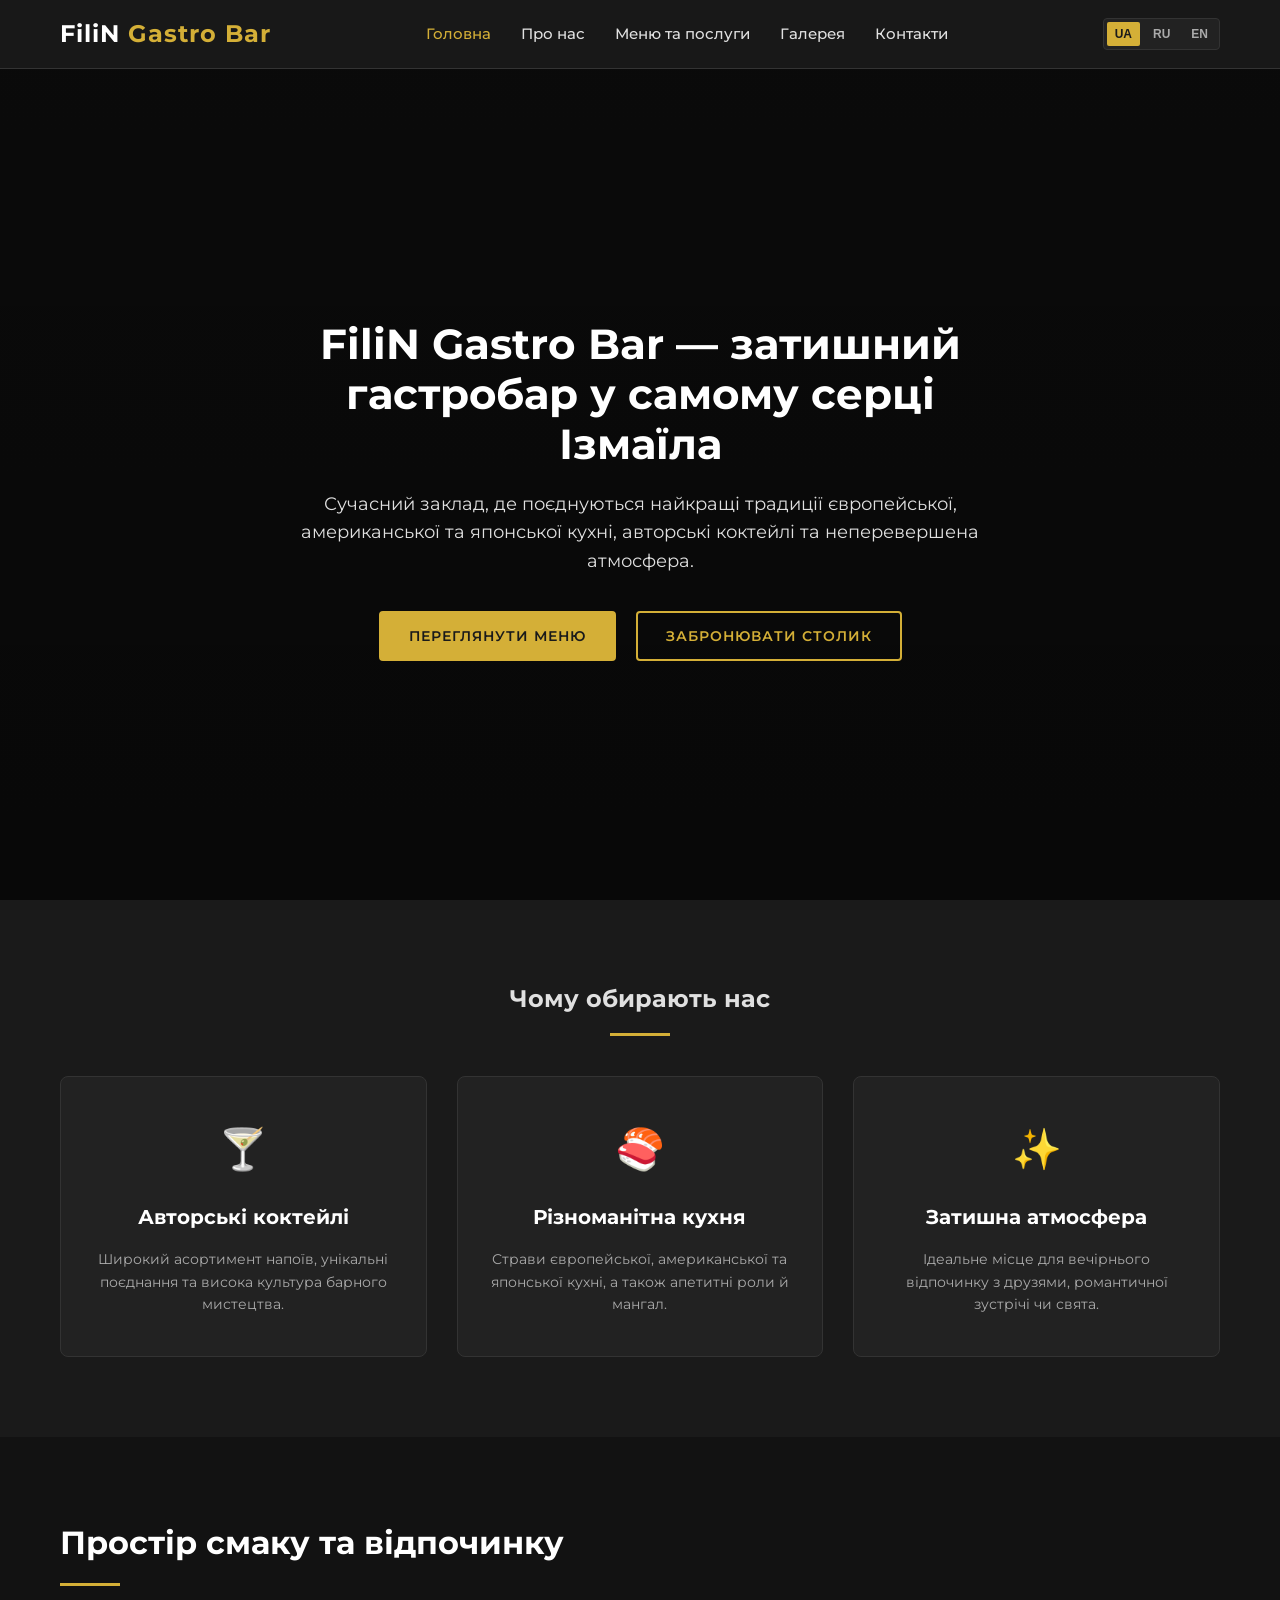
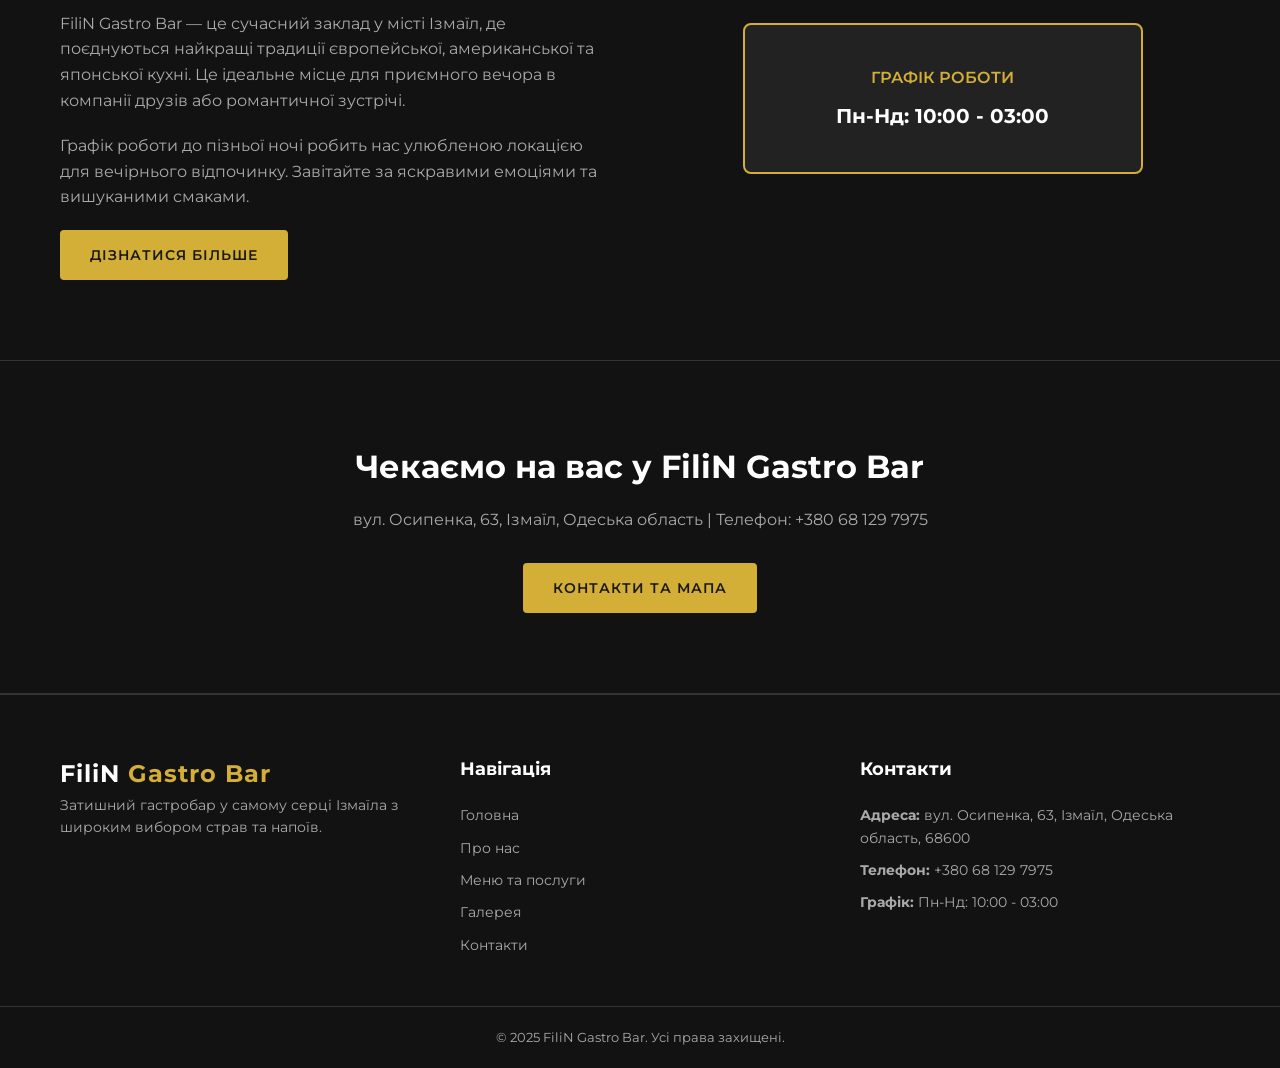
<file: index.html>
<!DOCTYPE html>
<html lang="uk">
<head>
    <meta charset="UTF-8">
    <meta name="viewport" content="width=device-width, initial-scale=1.0">
    <title>FiliN Gastro Bar — Головна</title>
    <link rel="stylesheet" href="assets/style.css">
    <link rel="preconnect" href="https://fonts.googleapis.com">
    <link rel="preconnect" href="https://fonts.gstatic.com" crossorigin>
    <link href="https://fonts.googleapis.com/css2?family=Montserrat:wght@300;400;500;600;700&display=swap" rel="stylesheet">
</head>
<body>
    <header class="site-header">
        <div class="container nav-container">
            <a href="index.html" class="logo">FiliN <span>Gastro Bar</span></a>
            <nav class="main-nav" id="mainNav">
                <ul>
                    <li><a href="index.html" class="active" data-i18n="nav_home">Головна</a></li>
                    <li><a href="about.html" data-i18n="nav_about">Про нас</a></li>
                    <li><a href="services.html" data-i18n="nav_services">Меню та послуги</a></li>
                    <li><a href="gallery.html" data-i18n="nav_gallery">Галерея</a></li>
                    <li><a href="contacts.html" data-i18n="nav_contacts">Контакти</a></li>
                </ul>
            </nav>
            <div class="header-actions">
                <div class="lang-switcher">
                    <button class="lang-btn active" data-lang="uk">UA</button>
                    <button class="lang-btn" data-lang="ru">RU</button>
                    <button class="lang-btn" data-lang="en">EN</button>
                </div>
                <button class="hamburger" id="hamburger" aria-label="Menu">
                    <span></span>
                    <span></span>
                    <span></span>
                </button>
            </div>
        </div>
    </header>

    <main>
        <section class="hero">
            <div class="hero-overlay"></div>
            <div class="container hero-content">
                <h1 data-i18n="hero_title">FiliN Gastro Bar — затишний гастробар у самому серці Ізмаїла</h1>
                <p data-i18n="hero_subtitle">Сучасний заклад, де поєднуються найкращі традиції європейської, американської та японської кухні, авторські коктейлі та неперевершена атмосфера.</p>
                <div class="hero-buttons">
                    <a href="services.html" class="btn btn-primary" data-i18n="btn_menu">Переглянути меню</a>
                    <a href="contacts.html" class="btn btn-outline" data-i18n="btn_reserve">Забронювати столик</a>
                </div>
            </div>
        </section>

        <section class="features section-padding">
            <div class="container">
                <div class="section-header text-center">
                    <h2 data-i18n="features_heading">Чому обирають нас</h2>
                    <div class="gold-line"></div>
                </div>
                <div class="features-grid">
                    <div class="feature-card">
                        <div class="feature-icon">🍸</div>
                        <h3 data-i18n="feat_1_title">Авторські коктейлі</h3>
                        <p data-i18n="feat_1_desc">Широкий асортимент напоїв, унікальні поєднання та висока культура барного мистецтва.</p>
                    </div>
                    <div class="feature-card">
                        <div class="feature-icon">🍣</div>
                        <h3 data-i18n="feat_2_title">Різноманітна кухня</h3>
                        <p data-i18n="feat_2_desc">Страви європейської, американської та японської кухні, а також апетитні роли й мангал.</p>
                    </div>
                    <div class="feature-card">
                        <div class="feature-icon">✨</div>
                        <h3 data-i18n="feat_3_title">Затишна атмосфера</h3>
                        <p data-i18n="feat_3_desc">Ідеальне місце для вечірнього відпочинку з друзями, романтичної зустрічі чи свята.</p>
                    </div>
                </div>
            </div>
        </section>

        <section class="about-preview section-padding bg-dark">
            <div class="container about-preview-grid">
                <div class="about-text-content">
                    <h2 data-i18n="about_prev_title">Простір смаку та відпочинку</h2>
                    <div class="gold-line-left"></div>
                    <p data-i18n="about_prev_p1">FiliN Gastro Bar — це сучасний заклад у місті Ізмаїл, де поєднуються найкращі традиції європейської, американської та японської кухні. Це ідеальне місце для приємного вечора в компанії друзів або романтичної зустрічі.</p>
                    <p data-i18n="about_prev_p2">Графік роботи до пізньої ночі робить нас улюбленою локацією для вечірнього відпочинку. Завітайте за яскравими емоціями та вишуканими смаками.</p>
                    <a href="about.html" class="btn btn-primary" data-i18n="btn_read_more">Дізнатися більше</a>
                </div>
                <div class="about-image-wrapper">
                    <div class="badge-box">
                        <span class="badge-title" data-i18n="badge_hours">Графік роботи</span>
                        <span class="badge-value">Пн-Нд: 10:00 - 03:00</span>
                    </div>
                </div>
            </div>
        </section>

        <section class="cta-section section-padding text-center">
            <div class="container">
                <h2 data-i18n="cta_title">Чекаємо на вас у FiliN Gastro Bar</h2>
                <p data-i18n="cta_desc">вул. Осипенка, 63, Ізмаїл, Одеська область | Телефон: +380 68 129 7975</p>
                <a href="contacts.html" class="btn btn-primary" data-i18n="btn_contacts">Контакти та мапа</a>
            </div>
        </section>
    </main>

    <footer class="site-footer">
        <div class="container footer-grid">
            <div class="footer-col">
                <a href="index.html" class="logo">FiliN <span>Gastro Bar</span></a>
                <p data-i18n="footer_desc">Затишний гастробар у самому серці Ізмаїла з широким вибором страв та напоїв.</p>
            </div>
            <div class="footer-col">
                <h4 data-i18n="footer_nav">Навігація</h4>
                <ul>
                    <li><a href="index.html" data-i18n="nav_home">Головна</a></li>
                    <li><a href="about.html" data-i18n="nav_about">Про нас</a></li>
                    <li><a href="services.html" data-i18n="nav_services">Меню та послуги</a></li>
                    <li><a href="gallery.html" data-i18n="nav_gallery">Галерея</a></li>
                    <li><a href="contacts.html" data-i18n="nav_contacts">Контакти</a></li>
                </ul>
            </div>
            <div class="footer-col">
                <h4 data-i18n="footer_contacts">Контакти</h4>
                <p><strong>Адреса:</strong> вул. Осипенка, 63, Ізмаїл, Одеська область, 68600</p>
                <p><strong>Телефон:</strong> <a href="tel:+380681297975">+380 68 129 7975</a></p>
                <p><strong>Графік:</strong> Пн-Нд: 10:00 - 03:00</p>
            </div>
        </div>
        <div class="footer-bottom">
            <div class="container">
                <p>&copy; 2025 FiliN Gastro Bar. <span data-i18n="rights">Усі права захищені.</span></p>
            </div>
        </div>
    </footer>

    <script src="assets/script.js"></script>
</body>
</html>
</file>
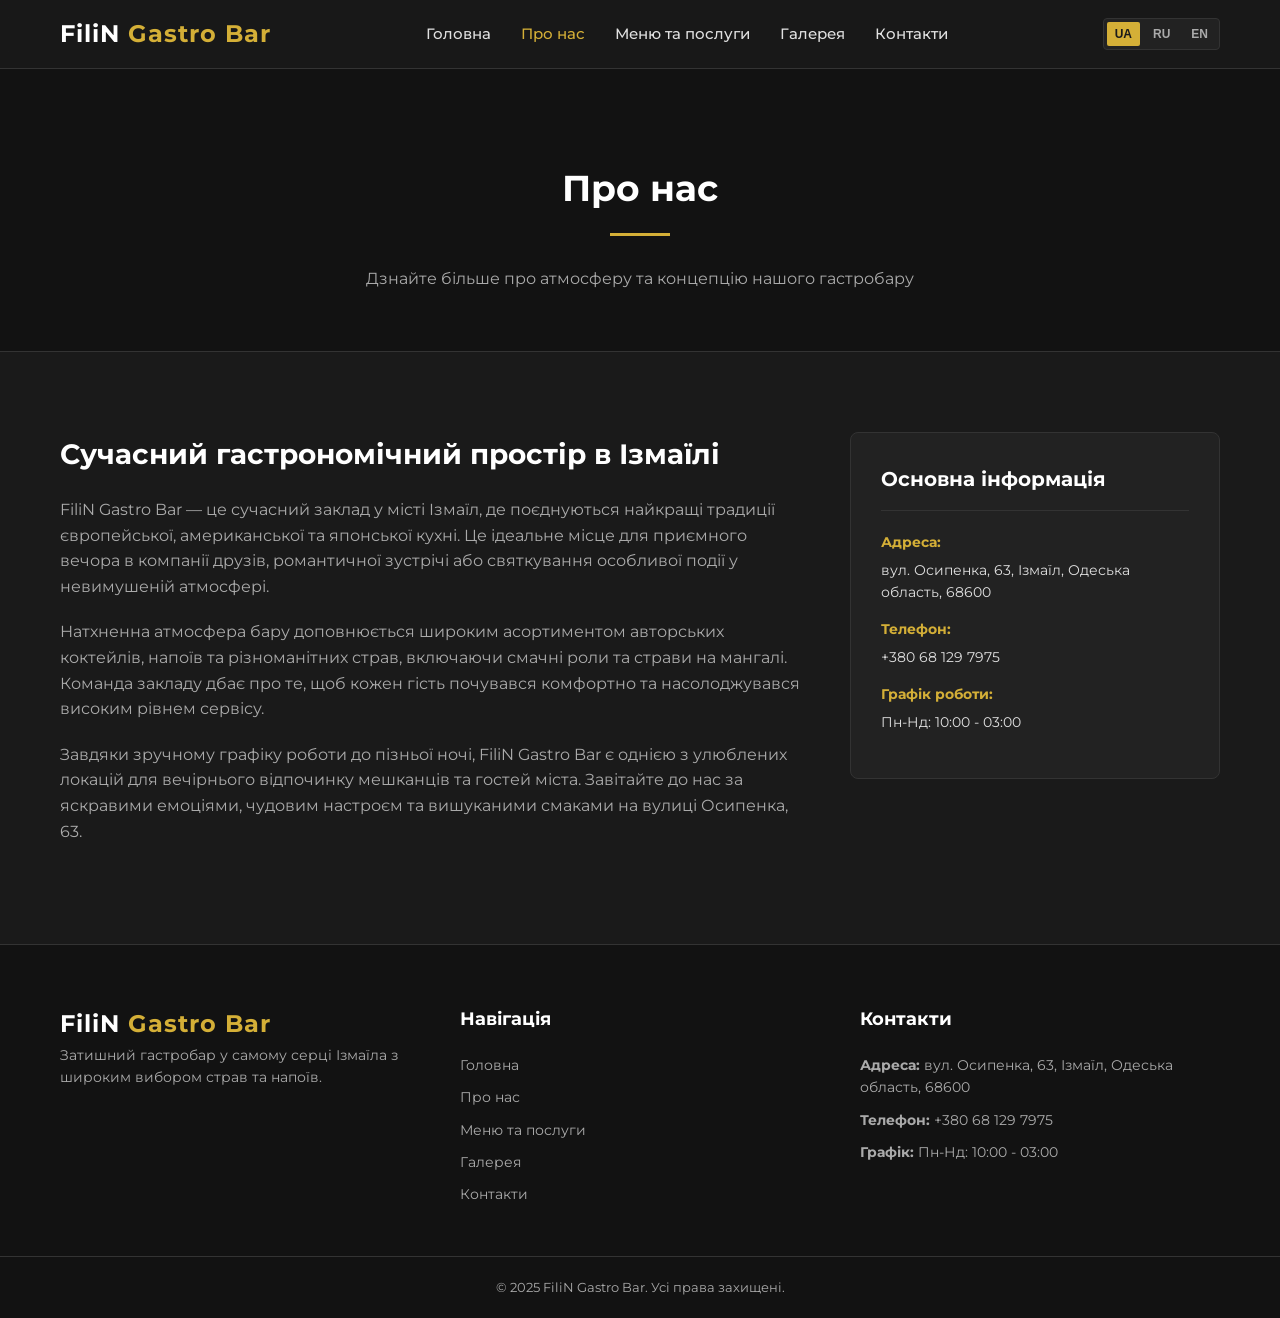
<file: about.html>
<!DOCTYPE html>
<html lang="uk">
<head>
    <meta charset="UTF-8">
    <meta name="viewport" content="width=device-width, initial-scale=1.0">
    <title>FiliN Gastro Bar — Про нас</title>
    <link rel="stylesheet" href="assets/style.css">
    <link rel="preconnect" href="https://fonts.googleapis.com">
    <link rel="preconnect" href="https://fonts.gstatic.com" crossorigin>
    <link href="https://fonts.googleapis.com/css2?family=Montserrat:wght@300;400;500;600;700&display=swap" rel="stylesheet">
</head>
<body>
    <header class="site-header">
        <div class="container nav-container">
            <a href="index.html" class="logo">FiliN <span>Gastro Bar</span></a>
            <nav class="main-nav" id="mainNav">
                <ul>
                    <li><a href="index.html" data-i18n="nav_home">Головна</a></li>
                    <li><a href="about.html" class="active" data-i18n="nav_about">Про нас</a></li>
                    <li><a href="services.html" data-i18n="nav_services">Меню та послуги</a></li>
                    <li><a href="gallery.html" data-i18n="nav_gallery">Галерея</a></li>
                    <li><a href="contacts.html" data-i18n="nav_contacts">Контакти</a></li>
                </ul>
            </nav>
            <div class="header-actions">
                <div class="lang-switcher">
                    <button class="lang-btn active" data-lang="uk">UA</button>
                    <button class="lang-btn" data-lang="ru">RU</button>
                    <button class="lang-btn" data-lang="en">EN</button>
                </div>
                <button class="hamburger" id="hamburger" aria-label="Menu">
                    <span></span>
                    <span></span>
                    <span></span>
                </button>
            </div>
        </div>
    </header>

    <main>
        <section class="page-header">
            <div class="container text-center">
                <h1 data-i18n="about_page_title">Про нас</h1>
                <div class="gold-line"></div>
                <p data-i18n="about_page_subtitle">Дзнайте більше про атмосферу та концепцію нашого гастробару</p>
            </div>
        </section>

        <section class="about-content-section section-padding">
            <div class="container">
                <div class="about-grid-detailed">
                    <div class="about-text-block">
                        <h2 data-i18n="about_h2_1">Сучасний гастрономічний простір в Ізмаїлі</h2>
                        <p data-i18n="about_p_1">FiliN Gastro Bar — це сучасний заклад у місті Ізмаїл, де поєднуються найкращі традиції європейської, американської та японської кухні. Це ідеальне місце для приємного вечора в компанії друзів, романтичної зустрічі або святкування особливої події у невимушеній атмосфері.</p>
                        <p data-i18n="about_p_2">Натхненна атмосфера бару доповнюється широким асортиментом авторських коктейлів, напоїв та різноманітних страв, включаючи смачні роли та страви на мангалі. Команда закладу дбає про те, щоб кожен гість почувався комфортно та насолоджувався високим рівнем сервісу.</p>
                        <p data-i18n="about_p_3">Завдяки зручному графіку роботи до пізньої ночі, FiliN Gastro Bar є однією з улюблених локацій для вечірнього відпочинку мешканців та гостей міста. Завітайте до нас за яскравими емоціями, чудовим настроєм та вишуканими смаками на вулиці Осипенка, 63.</p>
                    </div>
                    <div class="about-info-card">
                        <h3 data-i18n="about_card_title">Основна інформація</h3>
                        <ul class="info-list">
                            <li>
                                <strong data-i18n="lbl_address">Адреса:</strong>
                                <span>вул. Осипенка, 63, Ізмаїл, Одеська область, 68600</span>
                            </li>
                            <li>
                                <strong data-i18n="lbl_phone">Телефон:</strong>
                                <span><a href="tel:+380681297975">+380 68 129 7975</a></span>
                            </li>
                            <li>
                                <strong data-i18n="lbl_hours">Графік роботи:</strong>
                                <span>Пн-Нд: 10:00 - 03:00</span>
                            </li>
                        </ul>
                    </div>
                </div>
            </div>
        </section>
    </main>

    <footer class="site-footer">
        <div class="container footer-grid">
            <div class="footer-col">
                <a href="index.html" class="logo">FiliN <span>Gastro Bar</span></a>
                <p data-i18n="footer_desc">Затишний гастробар у самому серці Ізмаїла з широким вибором страв та напоїв.</p>
            </div>
            <div class="footer-col">
                <h4 data-i18n="footer_nav">Навігація</h4>
                <ul>
                    <li><a href="index.html" data-i18n="nav_home">Головна</a></li>
                    <li><a href="about.html" data-i18n="nav_about">Про нас</a></li>
                    <li><a href="services.html" data-i18n="nav_services">Меню та послуги</a></li>
                    <li><a href="gallery.html" data-i18n="nav_gallery">Галерея</a></li>
                    <li><a href="contacts.html" data-i18n="nav_contacts">Контакти</a></li>
                </ul>
            </div>
            <div class="footer-col">
                <h4 data-i18n="footer_contacts">Контакти</h4>
                <p><strong>Адреса:</strong> вул. Осипенка, 63, Ізмаїл, Одеська область, 68600</p>
                <p><strong>Телефон:</strong> <a href="tel:+380681297975">+380 68 129 7975</a></p>
                <p><strong>Графік:</strong> Пн-Нд: 10:00 - 03:00</p>
            </div>
        </div>
        <div class="footer-bottom">
            <div class="container">
                <p>&copy; 2025 FiliN Gastro Bar. <span data-i18n="rights">Усі права захищені.</span></p>
            </div>
        </div>
    </footer>

    <script src="assets/script.js"></script>
</body>
</html>
</file>
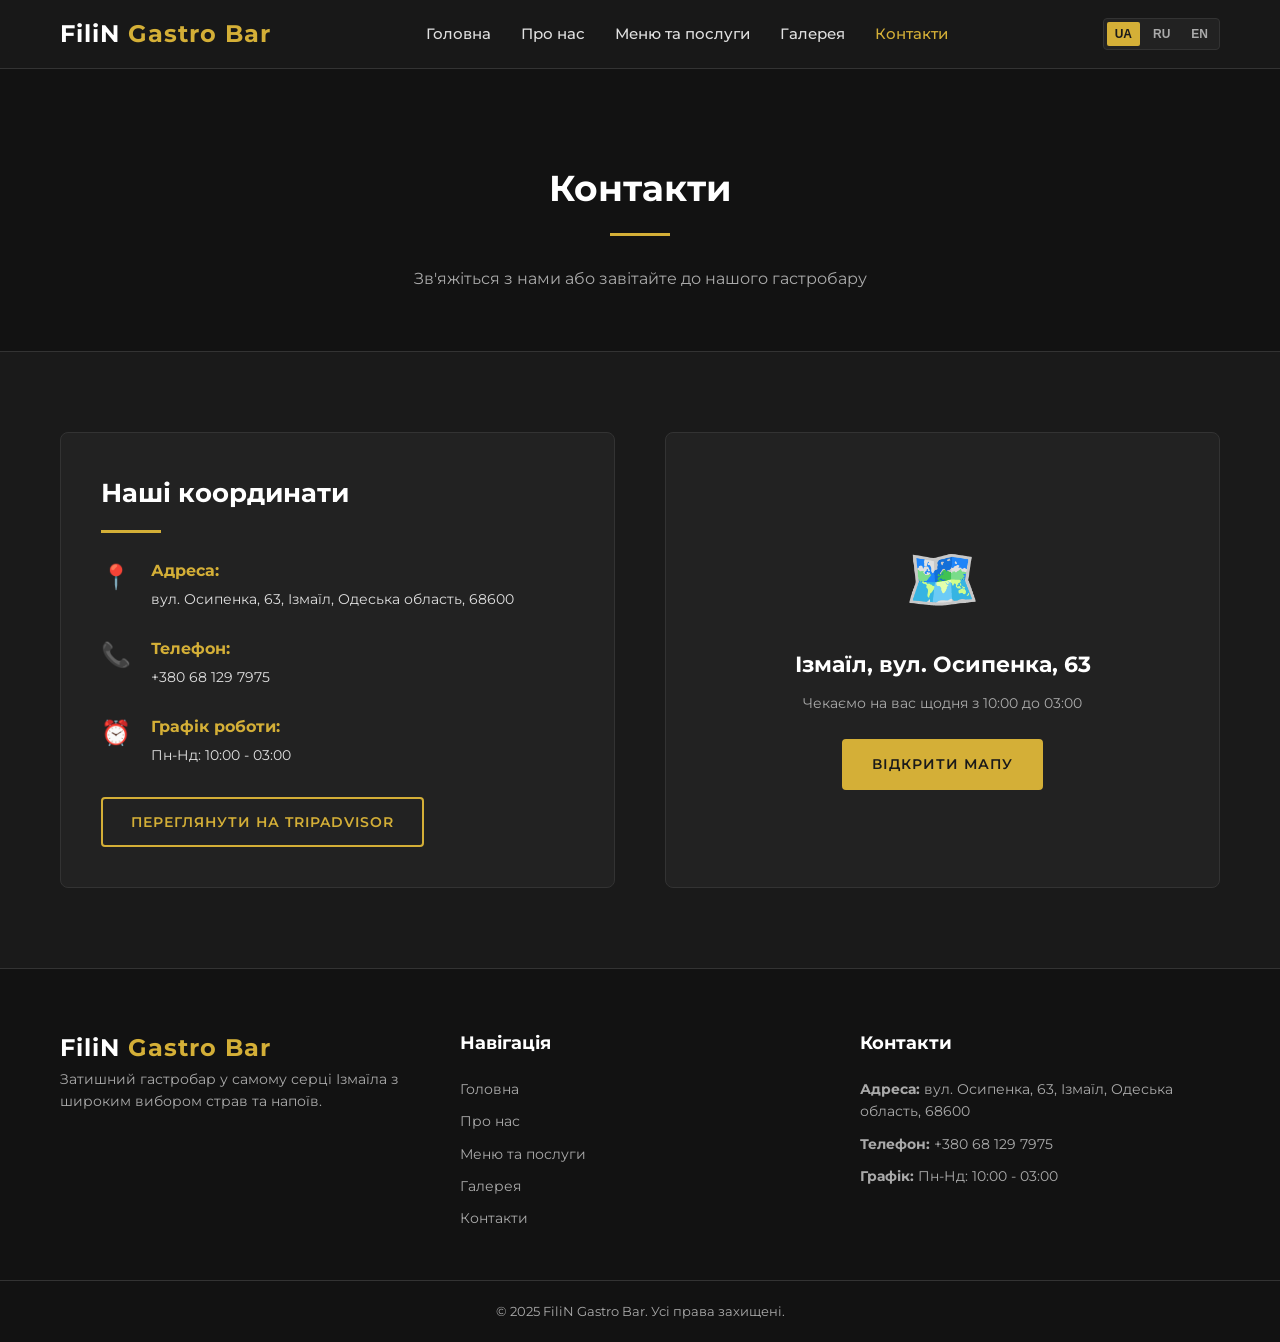
<file: contacts.html>
<!DOCTYPE html>
<html lang="uk">
<head>
    <meta charset="UTF-8">
    <meta name="viewport" content="width=device-width, initial-scale=1.0">
    <title>FiliN Gastro Bar — Контакти</title>
    <link rel="stylesheet" href="assets/style.css">
    <link rel="preconnect" href="https://fonts.googleapis.com">
    <link rel="preconnect" href="https://fonts.gstatic.com" crossorigin>
    <link href="https://fonts.googleapis.com/css2?family=Montserrat:wght@300;400;500;600;700&display=swap" rel="stylesheet">
</head>
<body>
    <header class="site-header">
        <div class="container nav-container">
            <a href="index.html" class="logo">FiliN <span>Gastro Bar</span></a>
            <nav class="main-nav" id="mainNav">
                <ul>
                    <li><a href="index.html" data-i18n="nav_home">Головна</a></li>
                    <li><a href="about.html" data-i18n="nav_about">Про нас</a></li>
                    <li><a href="services.html" data-i18n="nav_services">Меню та послуги</a></li>
                    <li><a href="gallery.html" data-i18n="nav_gallery">Галерея</a></li>
                    <li><a href="contacts.html" class="active" data-i18n="nav_contacts">Контакти</a></li>
                </ul>
            </nav>
            <div class="header-actions">
                <div class="lang-switcher">
                    <button class="lang-btn active" data-lang="uk">UA</button>
                    <button class="lang-btn" data-lang="ru">RU</button>
                    <button class="lang-btn" data-lang="en">EN</button>
                </div>
                <button class="hamburger" id="hamburger" aria-label="Menu">
                    <span></span>
                    <span></span>
                    <span></span>
                </button>
            </div>
        </div>
    </header>

    <main>
        <section class="page-header">
            <div class="container text-center">
                <h1 data-i18n="contacts_page_title">Контакти</h1>
                <div class="gold-line"></div>
                <p data-i18n="contacts_page_subtitle">Зв'яжіться з нами або завітайте до нашого гастробару</p>
            </div>
        </section>

        <section class="contacts-section section-padding">
            <div class="container">
                <div class="contacts-grid">
                    <div class="contact-info-box">
                        <h2 data-i18n="contact_info_h2">Наші координати</h2>
                        <div class="gold-line-left"></div>
                        <ul class="contact-details-list">
                            <li>
                                <span class="contact-icon">📍</span>
                                <div>
                                    <strong data-i18n="lbl_address">Адреса:</strong>
                                    <p>вул. Осипенка, 63, Ізмаїл, Одеська область, 68600</p>
                                </div>
                            </li>
                            <li>
                                <span class="contact-icon">📞</span>
                                <div>
                                    <strong data-i18n="lbl_phone">Телефон:</strong>
                                    <p><a href="tel:+380681297975">+380 68 129 7975</a></p>
                                </div>
                            </li>
                            <li>
                                <span class="contact-icon">⏰</span>
                                <div>
                                    <strong data-i18n="lbl_hours">Графік роботи:</strong>
                                    <p>Пн-Нд: 10:00 - 03:00</p>
                                </div>
                            </li>
                        </ul>
                        <div class="tripadvisor-link-box">
                            <a href="https://www.tripadvisor.com/Restaurant_Review-g777828-d16662435-Reviews-FiliN_Gastro_Bar-Izmail_Odesa_Oblast.html" target="_blank" rel="noopener noreferrer" class="btn btn-outline" data-i18n="btn_tripadvisor">Переглянути на TripAdvisor</a>
                        </div>
                    </div>
                    <div class="contact-map-box">
                        <div class="map-placeholder">
                            <span class="map-icon">🗺️</span>
                            <h3 data-i18n="map_title">Ізмаїл, вул. Осипенка, 63</h3>
                            <p data-i18n="map_desc">Чекаємо на вас щодня з 10:00 до 03:00</p>
                            <a href="https://www.tripadvisor.com/Restaurant_Review-g777828-d16662435-Reviews-FiliN_Gastro_Bar-Izmail_Odesa_Oblast.html" target="_blank" rel="noopener noreferrer" class="btn btn-primary" data-i18n="btn_open_map">Відкрити мапу</a>
                        </div>
                    </div>
                </div>
            </div>
        </section>
    </main>

    <footer class="site-footer">
        <div class="container footer-grid">
            <div class="footer-col">
                <a href="index.html" class="logo">FiliN <span>Gastro Bar</span></a>
                <p data-i18n="footer_desc">Затишний гастробар у самому серці Ізмаїла з широким вибором страв та напоїв.</p>
            </div>
            <div class="footer-col">
                <h4 data-i18n="footer_nav">Навігація</h4>
                <ul>
                    <li><a href="index.html" data-i18n="nav_home">Головна</a></li>
                    <li><a href="about.html" data-i18n="nav_about">Про нас</a></li>
                    <li><a href="services.html" data-i18n="nav_services">Меню та послуги</a></li>
                    <li><a href="gallery.html" data-i18n="nav_gallery">Галерея</a></li>
                    <li><a href="contacts.html" data-i18n="nav_contacts">Контакти</a></li>
                </ul>
            </div>
            <div class="footer-col">
                <h4 data-i18n="footer_contacts">Контакти</h4>
                <p><strong>Адреса:</strong> вул. Осипенка, 63, Ізмаїл, Одеська область, 68600</p>
                <p><strong>Телефон:</strong> <a href="tel:+380681297975">+380 68 129 7975</a></p>
                <p><strong>Графік:</strong> Пн-Нд: 10:00 - 03:00</p>
            </div>
        </div>
        <div class="footer-bottom">
            <div class="container">
                <p>&copy; 2025 FiliN Gastro Bar. <span data-i18n="rights">Усі права захищені.</span></p>
            </div>
        </div>
    </footer>

    <script src="assets/script.js"></script>
</body>
</html>
</file>
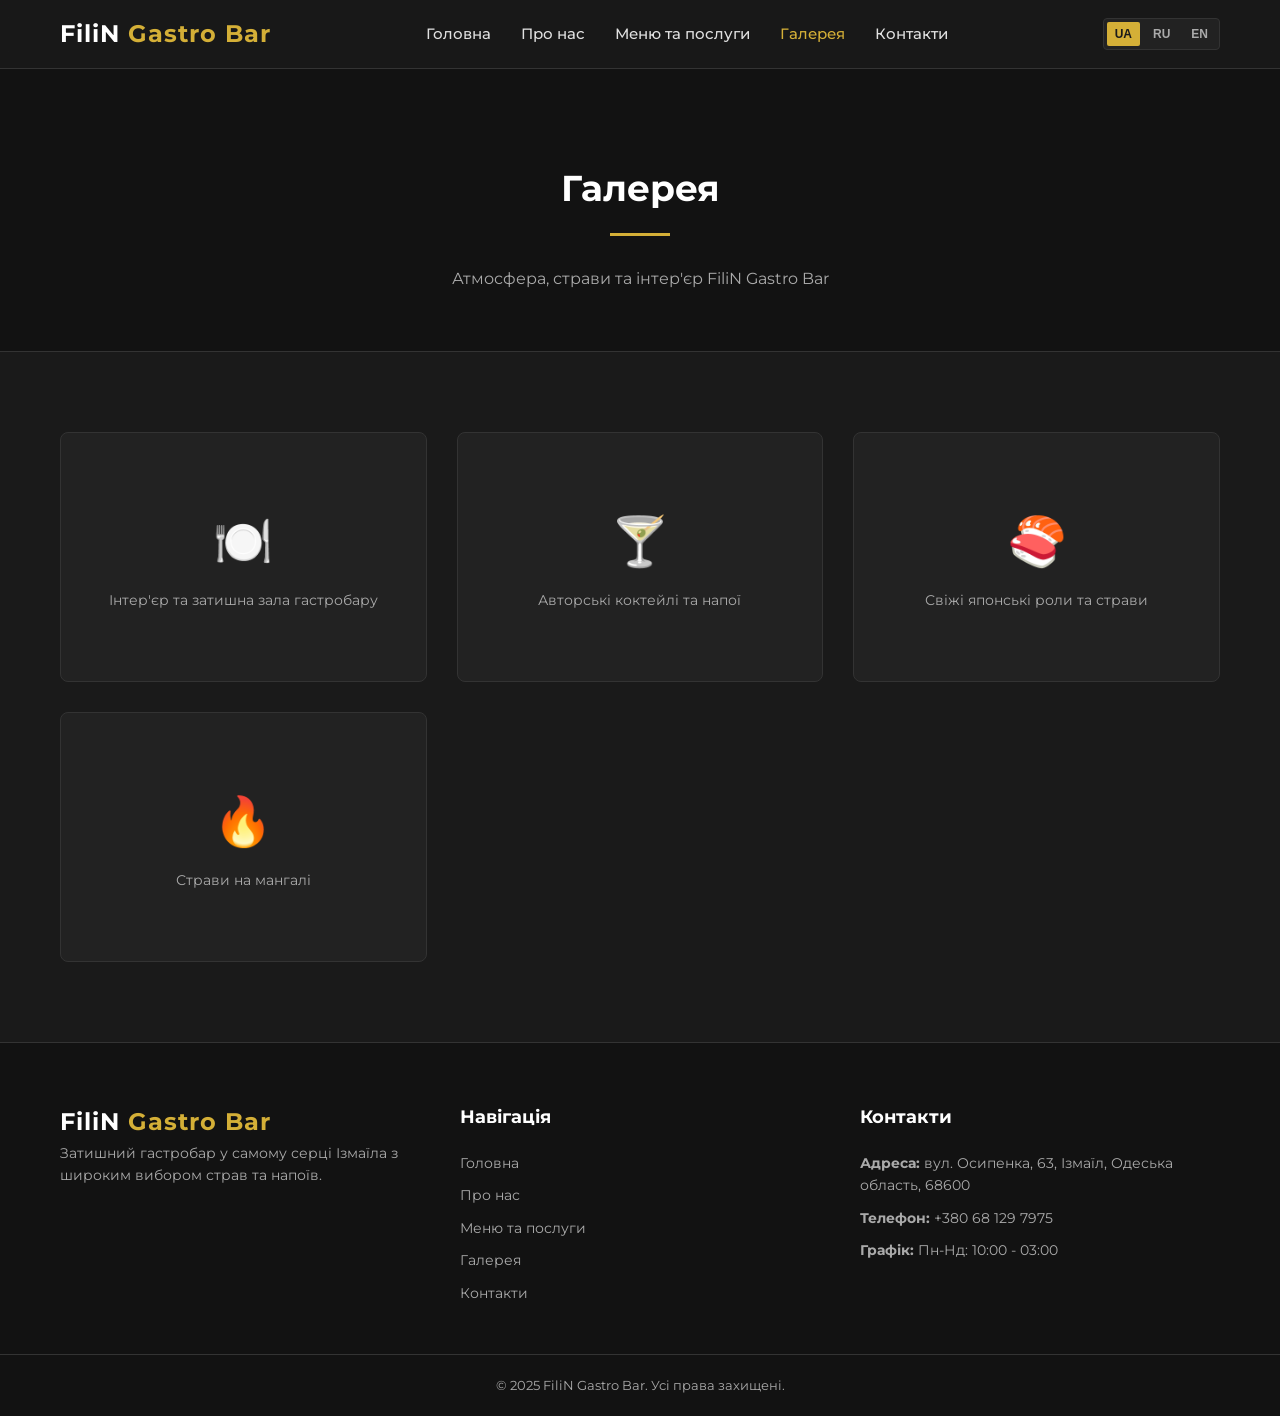
<file: gallery.html>
<!DOCTYPE html>
<html lang="uk">
<head>
    <meta charset="UTF-8">
    <meta name="viewport" content="width=device-width, initial-scale=1.0">
    <title>FiliN Gastro Bar — Галерея</title>
    <link rel="stylesheet" href="assets/style.css">
    <link rel="preconnect" href="https://fonts.googleapis.com">
    <link rel="preconnect" href="https://fonts.gstatic.com" crossorigin>
    <link href="https://fonts.googleapis.com/css2?family=Montserrat:wght@300;400;500;600;700&display=swap" rel="stylesheet">
</head>
<body>
    <header class="site-header">
        <div class="container nav-container">
            <a href="index.html" class="logo">FiliN <span>Gastro Bar</span></a>
            <nav class="main-nav" id="mainNav">
                <ul>
                    <li><a href="index.html" data-i18n="nav_home">Головна</a></li>
                    <li><a href="about.html" data-i18n="nav_about">Про нас</a></li>
                    <li><a href="services.html" data-i18n="nav_services">Меню та послуги</a></li>
                    <li><a href="gallery.html" class="active" data-i18n="nav_gallery">Галерея</a></li>
                    <li><a href="contacts.html" data-i18n="nav_contacts">Контакти</a></li>
                </ul>
            </nav>
            <div class="header-actions">
                <div class="lang-switcher">
                    <button class="lang-btn active" data-lang="uk">UA</button>
                    <button class="lang-btn" data-lang="ru">RU</button>
                    <button class="lang-btn" data-lang="en">EN</button>
                </div>
                <button class="hamburger" id="hamburger" aria-label="Menu">
                    <span></span>
                    <span></span>
                    <span></span>
                </button>
            </div>
        </div>
    </header>

    <main>
        <section class="page-header">
            <div class="container text-center">
                <h1 data-i18n="gallery_page_title">Галерея</h1>
                <div class="gold-line"></div>
                <p data-i18n="gallery_page_subtitle">Атмосфера, страви та інтер'єр FiliN Gastro Bar</p>
            </div>
        </section>

        <section class="gallery-section section-padding">
            <div class="container">
                <div class="gallery-grid">
                    <div class="gallery-item">
                        <div class="gallery-placeholder">
                            <span class="gallery-icon">🍽️</span>
                            <p data-i18n="gallery_item_1">Інтер'єр та затишна зала гастробару</p>
                        </div>
                    </div>
                    <div class="gallery-item">
                        <div class="gallery-placeholder">
                            <span class="gallery-icon">🍸</span>
                            <p data-i18n="gallery_item_2">Авторські коктейлі та напої</p>
                        </div>
                    </div>
                    <div class="gallery-item">
                        <div class="gallery-placeholder">
                            <span class="gallery-icon">🍣</span>
                            <p data-i18n="gallery_item_3">Свіжі японські роли та страви</p>
                        </div>
                    </div>
                    <div class="gallery-item">
                        <div class="gallery-placeholder">
                            <span class="gallery-icon">🔥</span>
                            <p data-i18n="gallery_item_4">Страви на мангалі</p>
                        </div>
                    </div>
                </div>
            </div>
        </section>
    </main>

    <footer class="site-footer">
        <div class="container footer-grid">
            <div class="footer-col">
                <a href="index.html" class="logo">FiliN <span>Gastro Bar</span></a>
                <p data-i18n="footer_desc">Затишний гастробар у самому серці Ізмаїла з широким вибором страв та напоїв.</p>
            </div>
            <div class="footer-col">
                <h4 data-i18n="footer_nav">Навігація</h4>
                <ul>
                    <li><a href="index.html" data-i18n="nav_home">Головна</a></li>
                    <li><a href="about.html" data-i18n="nav_about">Про нас</a></li>
                    <li><a href="services.html" data-i18n="nav_services">Меню та послуги</a></li>
                    <li><a href="gallery.html" data-i18n="nav_gallery">Галерея</a></li>
                    <li><a href="contacts.html" data-i18n="nav_contacts">Контакти</a></li>
                </ul>
            </div>
            <div class="footer-col">
                <h4 data-i18n="footer_contacts">Контакти</h4>
                <p><strong>Адреса:</strong> вул. Осипенка, 63, Ізмаїл, Одеська область, 68600</p>
                <p><strong>Телефон:</strong> <a href="tel:+380681297975">+380 68 129 7975</a></p>
                <p><strong>Графік:</strong> Пн-Нд: 10:00 - 03:00</p>
            </div>
        </div>
        <div class="footer-bottom">
            <div class="container">
                <p>&copy; 2025 FiliN Gastro Bar. <span data-i18n="rights">Усі права захищені.</span></p>
            </div>
        </div>
    </footer>

    <script src="assets/script.js"></script>
</body>
</html>
</file>
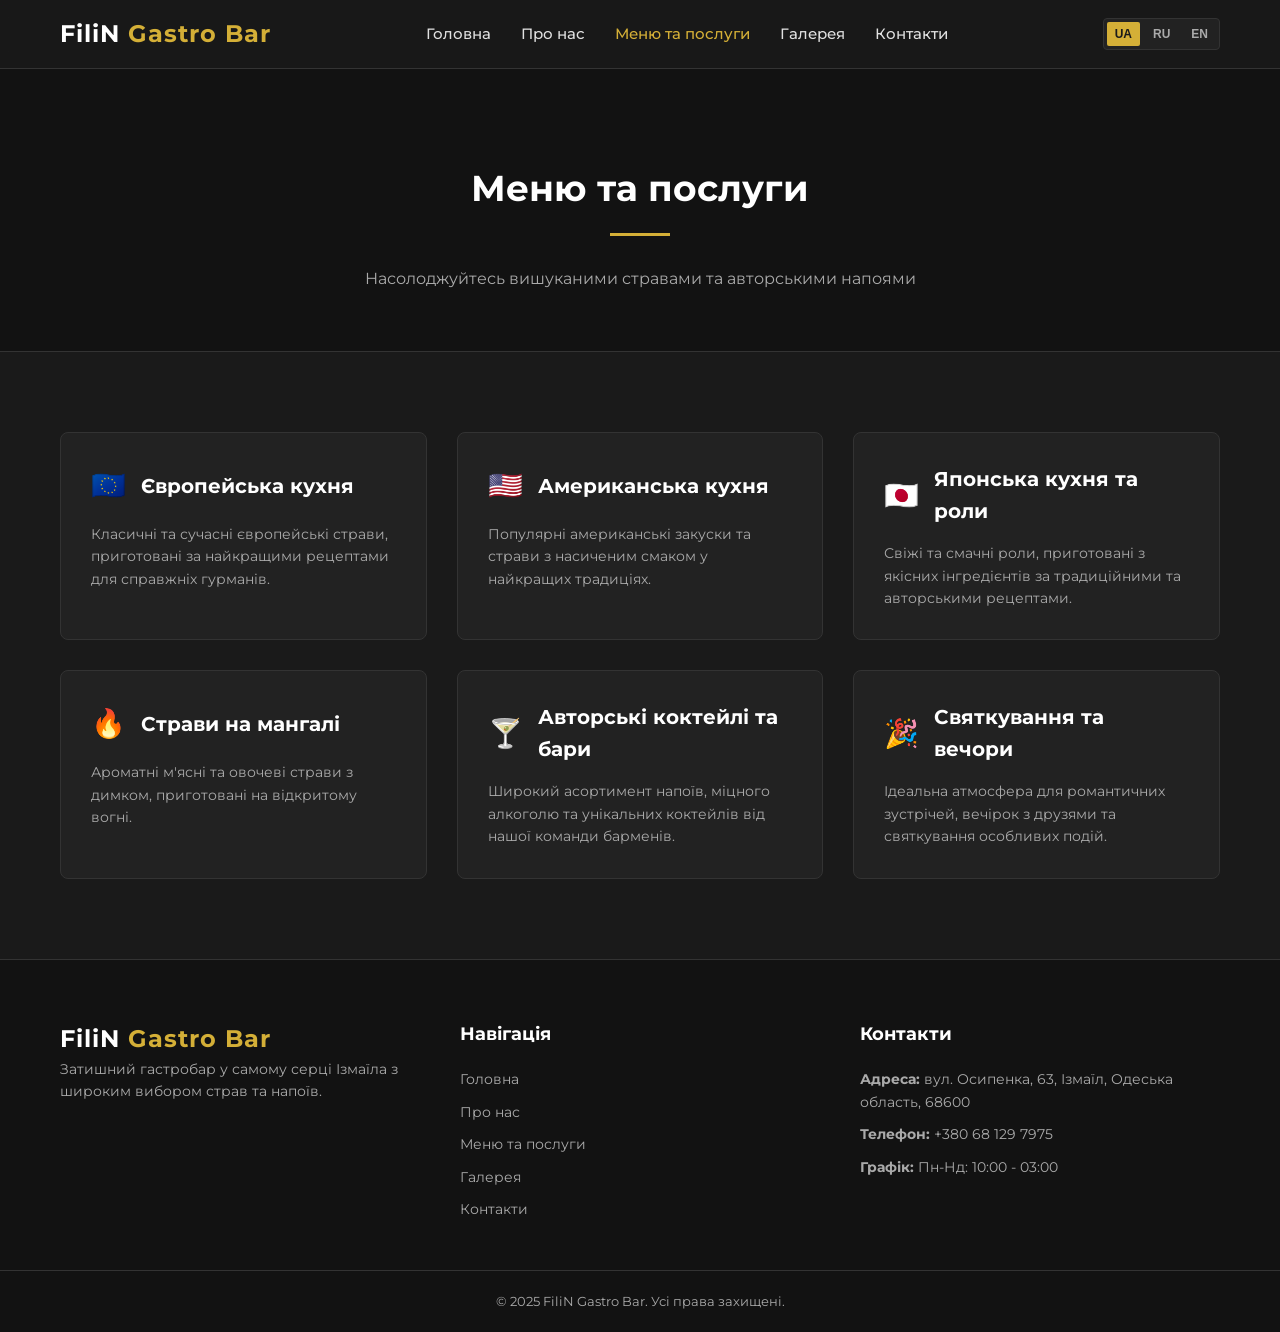
<file: services.html>
<!DOCTYPE html>
<html lang="uk">
<head>
    <meta charset="UTF-8">
    <meta name="viewport" content="width=device-width, initial-scale=1.0">
    <title>FiliN Gastro Bar — Меню та послуги</title>
    <link rel="stylesheet" href="assets/style.css">
    <link rel="preconnect" href="https://fonts.googleapis.com">
    <link rel="preconnect" href="https://fonts.gstatic.com" crossorigin>
    <link href="https://fonts.googleapis.com/css2?family=Montserrat:wght@300;400;500;600;700&display=swap" rel="stylesheet">
</head>
<body>
    <header class="site-header">
        <div class="container nav-container">
            <a href="index.html" class="logo">FiliN <span>Gastro Bar</span></a>
            <nav class="main-nav" id="mainNav">
                <ul>
                    <li><a href="index.html" data-i18n="nav_home">Головна</a></li>
                    <li><a href="about.html" data-i18n="nav_about">Про нас</a></li>
                    <li><a href="services.html" class="active" data-i18n="nav_services">Меню та послуги</a></li>
                    <li><a href="gallery.html" data-i18n="nav_gallery">Галерея</a></li>
                    <li><a href="contacts.html" data-i18n="nav_contacts">Контакти</a></li>
                </ul>
            </nav>
            <div class="header-actions">
                <div class="lang-switcher">
                    <button class="lang-btn active" data-lang="uk">UA</button>
                    <button class="lang-btn" data-lang="ru">RU</button>
                    <button class="lang-btn" data-lang="en">EN</button>
                </div>
                <button class="hamburger" id="hamburger" aria-label="Menu">
                    <span></span>
                    <span></span>
                    <span></span>
                </button>
            </div>
        </div>
    </header>

    <main>
        <section class="page-header">
            <div class="container text-center">
                <h1 data-i18n="services_page_title">Меню та послуги</h1>
                <div class="gold-line"></div>
                <p data-i18n="services_page_subtitle">Насолоджуйтесь вишуканими стравами та авторськими напоями</p>
            </div>
        </section>

        <section class="services-section section-padding">
            <div class="container">
                <div class="menu-categories-grid">
                    <div class="menu-card">
                        <div class="menu-card-header">
                            <span class="menu-icon">🇪🇺</span>
                            <h3 data-i18n="cat_european">Європейська кухня</h3>
                        </div>
                        <p data-i18n="cat_european_desc">Класичні та сучасні європейські страви, приготовані за найкращими рецептами для справжніх гурманів.</p>
                    </div>

                    <div class="menu-card">
                        <div class="menu-card-header">
                            <span class="menu-icon">🇺🇸</span>
                            <h3 data-i18n="cat_american">Американська кухня</h3>
                        </div>
                        <p data-i18n="cat_american_desc">Популярні американські закуски та страви з насиченим смаком у найкращих традиціях.</p>
                    </div>

                    <div class="menu-card">
                        <div class="menu-card-header">
                            <span class="menu-icon">🇯🇵</span>
                            <h3 data-i18n="cat_japanese">Японська кухня та роли</h3>
                        </div>
                        <p data-i18n="cat_japanese_desc">Свіжі та смачні роли, приготовані з якісних інгредієнтів за традиційними та авторськими рецептами.</p>
                    </div>

                    <div class="menu-card">
                        <div class="menu-card-header">
                            <span class="menu-icon">🔥</span>
                            <h3 data-i18n="cat_grill">Страви на мангалі</h3>
                        </div>
                        <p data-i18n="cat_grill_desc">Ароматні м'ясні та овочеві страви з димком, приготовані на відкритому вогні.</p>
                    </div>

                    <div class="menu-card">
                        <div class="menu-card-header">
                            <span class="menu-icon">🍸</span>
                            <h3 data-i18n="cat_bar">Авторські коктейлі та бари</h3>
                        </div>
                        <p data-i18n="cat_bar_desc">Широкий асортимент напоїв, міцного алкоголю та унікальних коктейлів від нашої команди барменів.</p>
                    </div>

                    <div class="menu-card">
                        <div class="menu-card-header">
                            <span class="menu-icon">🎉</span>
                            <h3 data-i18n="cat_events">Святкування та вечори</h3>
                        </div>
                        <p data-i18n="cat_events_desc">Ідеальна атмосфера для романтичних зустрічей, вечірок з друзями та святкування особливих подій.</p>
                    </div>
                </div>
            </div>
        </section>
    </main>

    <footer class="site-footer">
        <div class="container footer-grid">
            <div class="footer-col">
                <a href="index.html" class="logo">FiliN <span>Gastro Bar</span></a>
                <p data-i18n="footer_desc">Затишний гастробар у самому серці Ізмаїла з широким вибором страв та напоїв.</p>
            </div>
            <div class="footer-col">
                <h4 data-i18n="footer_nav">Навігація</h4>
                <ul>
                    <li><a href="index.html" data-i18n="nav_home">Головна</a></li>
                    <li><a href="about.html" data-i18n="nav_about">Про нас</a></li>
                    <li><a href="services.html" data-i18n="nav_services">Меню та послуги</a></li>
                    <li><a href="gallery.html" data-i18n="nav_gallery">Галерея</a></li>
                    <li><a href="contacts.html" data-i18n="nav_contacts">Контакти</a></li>
                </ul>
            </div>
            <div class="footer-col">
                <h4 data-i18n="footer_contacts">Контакти</h4>
                <p><strong>Адреса:</strong> вул. Осипенка, 63, Ізмаїл, Одеська область, 68600</p>
                <p><strong>Телефон:</strong> <a href="tel:+380681297975">+380 68 129 7975</a></p>
                <p><strong>Графік:</strong> Пн-Нд: 10:00 - 03:00</p>
            </div>
        </div>
        <div class="footer-bottom">
            <div class="container">
                <p>&copy; 2025 FiliN Gastro Bar. <span data-i18n="rights">Усі права захищені.</span></p>
            </div>
        </div>
    </footer>

    <script src="assets/script.js"></script>
</body>
</html>
</file>
<file: assets/style.css>
:root {
    --bg-primary: #1A1A1A;
    --bg-secondary: #121212;
    --bg-card: #222222;
    --accent: #D4AF37;
    --accent-hover: #e5bf43;
    --text-main: #E0E0E0;
    --text-muted: #AAAAAA;
    --white: #FFFFFF;
    --border-color: #333333;
    --transition: all 0.3s ease;
}

* {
    box-sizing: border-box;
    margin: 0;
    padding: 0;
}

body {
    font-family: 'Montserrat', sans-serif;
    background-color: var(--bg-primary);
    color: var(--text-main);
    line-height: 1.6;
    overflow-x: hidden;
}

a {
    color: inherit;
    text-decoration: none;
    transition: var(--transition);
}

ul {
    list-style: none;
}

.container {
    max-width: 1200px;
    margin: 0 auto;
    padding: 0 20px;
}

.section-padding {
    padding: 80px 0;
}

.text-center {
    text-align: center;
}

.bg-dark {
    background-color: var(--bg-secondary);
}

/* Buttons */
.btn {
    display: inline-block;
    padding: 12px 28px;
    border-radius: 4px;
    font-weight: 600;
    text-transform: uppercase;
    font-size: 14px;
    letter-spacing: 1px;
    cursor: pointer;
    transition: var(--transition);
}

.btn-primary {
    background-color: var(--accent);
    color: var(--bg-primary);
    border: 2px solid var(--accent);
}

.btn-primary:hover {
    background-color: var(--accent-hover);
    border-color: var(--accent-hover);
    transform: translateY(-2px);
}

.btn-outline {
    background-color: transparent;
    color: var(--accent);
    border: 2px solid var(--accent);
}

.btn-outline:hover {
    background-color: var(--accent);
    color: var(--bg-primary);
    transform: translateY(-2px);
}

/* Gold lines */
.gold-line {
    width: 60px;
    height: 3px;
    background-color: var(--accent);
    margin: 15px auto 30px auto;
}

.gold-line-left {
    width: 60px;
    height: 3px;
    background-color: var(--accent);
    margin: 15px 0 25px 0;
}

/* Header */
.site-header {
    background-color: rgba(26, 26, 26, 0.95);
    backdrop-filter: blur(10px);
    position: fixed;
    top: 0;
    left: 0;
    width: 100%;
    z-index: 1000;
    border-bottom: 1px solid var(--border-color);
    padding: 15px 0;
}

.nav-container {
    display: flex;
    justify-content: space-between;
    align-items: center;
}

.logo {
    font-size: 24px;
    font-weight: 700;
    color: var(--white);
    letter-spacing: 1px;
}

.logo span {
    color: var(--accent);
}

.main-nav ul {
    display: flex;
    gap: 30px;
}

.main-nav a {
    font-size: 15px;
    font-weight: 500;
    color: var(--text-main);
}

.main-nav a:hover,
.main-nav a.active {
    color: var(--accent);
}

.header-actions {
    display: flex;
    align-items: center;
    gap: 20px;
}

.lang-switcher {
    display: flex;
    gap: 5px;
    background: var(--bg-card);
    padding: 3px;
    border-radius: 4px;
    border: 1px solid var(--border-color);
}

.lang-btn {
    background: transparent;
    border: none;
    color: var(--text-muted);
    padding: 5px 8px;
    font-size: 12px;
    font-weight: 600;
    cursor: pointer;
    border-radius: 2px;
    transition: var(--transition);
}

.lang-btn.active,
.lang-btn:hover {
    background: var(--accent);
    color: var(--bg-primary);
}

.hamburger {
    display: none;
    background: none;
    border: none;
    cursor: pointer;
    flex-direction: column;
    gap: 6px;
}

.hamburger span {
    display: block;
    width: 25px;
    height: 2px;
    background-color: var(--white);
    transition: var(--transition);
}

/* Hero */
.hero {
    height: 100vh;
    background: linear-gradient(rgba(0,0,0,0.6), rgba(0,0,0,0.7)), url('https://images.unsplash.com/photo-1517248135467-4c7edcad34c4?auto=format&fit=crop&w=1920&q=80') no-repeat center center/cover;
    display: flex;
    align-items: center;
    text-align: center;
    position: relative;
    padding-top: 80px;
}

.hero-content {
    position: relative;
    z-index: 2;
    max-width: 800px;
    margin: 0 auto;
}

.hero h1 {
    font-size: 42px;
    font-weight: 700;
    color: var(--white);
    margin-bottom: 20px;
    line-height: 1.2;
}

.hero p {
    font-size: 18px;
    color: var(--text-main);
    margin-bottom: 35px;
}

.hero-buttons {
    display: flex;
    justify-content: center;
    gap: 20px;
    flex-wrap: wrap;
}

/* Page Header */
.page-header {
    padding: 160px 0 60px 0;
    background-color: var(--bg-secondary);
    border-bottom: 1px solid var(--border-color);
}

.page-header h1 {
    font-size: 36px;
    font-weight: 700;
    color: var(--white);
}

.page-header p {
    color: var(--text-muted);
    font-size: 16px;
}

/* Features */
.features-grid {
    display: grid;
    grid-template-columns: repeat(auto-fit, minmax(300px, 1fr));
    gap: 30px;
    margin-top: 40px;
}

.feature-card {
    background-color: var(--bg-card);
    padding: 40px 30px;
    border-radius: 8px;
    border: 1px solid var(--border-color);
    text-align: center;
    transition: var(--transition);
}

.feature-card:hover {
    border-color: var(--accent);
    transform: translateY(-5px);
}

.feature-icon {
    font-size: 40px;
    margin-bottom: 20px;
}

.feature-card h3 {
    font-size: 20px;
    margin-bottom: 15px;
    color: var(--white);
}

.feature-card p {
    color: var(--text-muted);
    font-size: 14px;
}

/* About preview */
.about-preview-grid {
    display: grid;
    grid-template-columns: 1fr 1fr;
    gap: 50px;
    align-items: center;
}

.about-text-content h2 {
    font-size: 32px;
    color: var(--white);
}

.about-text-content p {
    color: var(--text-muted);
    margin-bottom: 20px;
}

.about-image-wrapper {
    display: flex;
    justify-content: center;
    align-items: center;
}

.badge-box {
    background-color: var(--bg-card);
    border: 2px solid var(--accent);
    padding: 40px;
    border-radius: 8px;
    text-align: center;
    width: 100%;
    max-width: 400px;
}

.badge-title {
    display: block;
    font-size: 16px;
    color: var(--accent);
    text-transform: uppercase;
    font-weight: 600;
    margin-bottom: 10px;
}

.badge-value {
    font-size: 20px;
    color: var(--white);
    font-weight: 700;
}

/* About detailed */
.about-grid-detailed {
    display: grid;
    grid-template-columns: 2fr 1fr;
    gap: 50px;
}

.about-text-block h2 {
    font-size: 28px;
    color: var(--white);
    margin-bottom: 20px;
}

.about-text-block p {
    color: var(--text-muted);
    margin-bottom: 20px;
}

.about-info-card {
    background-color: var(--bg-card);
    padding: 30px;
    border-radius: 8px;
    border: 1px solid var(--border-color);
    height: fit-content;
}

.about-info-card h3 {
    font-size: 20px;
    color: var(--white);
    margin-bottom: 20px;
    border-bottom: 1px solid var(--border-color);
    padding-bottom: 15px;
}

.info-list li {
    margin-bottom: 15px;
    font-size: 14px;
}

.info-list strong {
    display: block;
    color: var(--accent);
    margin-bottom: 5px;
}

.info-list span {
    color: var(--text-main);
}

/* Menu / Services */
.menu-categories-grid {
    display: grid;
    grid-template-columns: repeat(auto-fit, minmax(350px, 1fr));
    gap: 30px;
}

.menu-card {
    background-color: var(--bg-card);
    padding: 30px;
    border-radius: 8px;
    border: 1px solid var(--border-color);
    transition: var(--transition);
}

.menu-card:hover {
    border-color: var(--accent);
}

.menu-card-header {
    display: flex;
    align-items: center;
    gap: 15px;
    margin-bottom: 15px;
}

.menu-icon {
    font-size: 28px;
}

.menu-card-header h3 {
    font-size: 20px;
    color: var(--white);
}

.menu-card p {
    color: var(--text-muted);
    font-size: 14px;
}

/* Gallery */
.gallery-grid {
    display: grid;
    grid-template-columns: repeat(auto-fit, minmax(280px, 1fr));
    gap: 30px;
}

.gallery-item {
    background-color: var(--bg-card);
    border-radius: 8px;
    border: 1px solid var(--border-color);
    overflow: hidden;
    height: 250px;
    display: flex;
    align-items: center;
    justify-content: center;
    text-align: center;
    transition: var(--transition);
}

.gallery-item:hover {
    border-color: var(--accent);
    transform: scale(1.02);
}

.gallery-placeholder {
    padding: 20px;
}

.gallery-icon {
    font-size: 48px;
    display: block;
    margin-bottom: 10px;
}

.gallery-placeholder p {
    color: var(--text-muted);
    font-size: 14px;
}

/* Contacts */
.contacts-grid {
    display: grid;
    grid-template-columns: 1fr 1fr;
    gap: 50px;
}

.contact-info-box {
    background-color: var(--bg-card);
    padding: 40px;
    border-radius: 8px;
    border: 1px solid var(--border-color);
}

.contact-info-box h2 {
    font-size: 26px;
    color: var(--white);
}

.contact-details-list {
    margin-top: 25px;
}

.contact-details-list li {
    display: flex;
    gap: 20px;
    margin-bottom: 25px;
    align-items: flex-start;
}

.contact-icon {
    font-size: 24px;
}

.contact-details-list strong {
    display: block;
    color: var(--accent);
    margin-bottom: 5px;
}

.contact-details-list p,
.contact-details-list a {
    color: var(--text-main);
    font-size: 14px;
}

.tripadvisor-link-box {
    margin-top: 30px;
}

.contact-map-box {
    background-color: var(--bg-card);
    border-radius: 8px;
    border: 1px solid var(--border-color);
    display: flex;
    align-items: center;
    justify-content: center;
    text-align: center;
    padding: 40px;
}

.map-placeholder {
    max-width: 400px;
}

.map-icon {
    font-size: 60px;
    display: block;
    margin-bottom: 20px;
}

.map-placeholder h3 {
    font-size: 22px;
    color: var(--white);
    margin-bottom: 10px;
}

.map-placeholder p {
    color: var(--text-muted);
    font-size: 14px;
    margin-bottom: 25px;
}

/* CTA Section */
.cta-section {
    background-color: var(--bg-secondary);
    border-top: 1px solid var(--border-color);
    border-bottom: 1px solid var(--border-color);
}

.cta-section h2 {
    font-size: 32px;
    color: var(--white);
    margin-bottom: 15px;
}

.cta-section p {
    color: var(--text-muted);
    margin-bottom: 30px;
}

/* Footer */
.site-footer {
    background-color: var(--bg-secondary);
    padding: 60px 0 20px 0;
    border-top: 1px solid var(--border-color);
}

.footer-grid {
    display: grid;
    grid-template-columns: repeat(auto-fit, minmax(250px, 1fr));
    gap: 40px;
    margin-bottom: 40px;
}

.footer-col h4 {
    font-size: 18px;
    color: var(--white);
    margin-bottom: 20px;
}

.footer-col p,
.footer-col li {
    color: var(--text-muted);
    font-size: 14px;
    margin-bottom: 10px;
}

.footer-col ul li a:hover {
    color: var(--accent);
}

.footer-bottom {
    text-align: center;
    padding-top: 20px;
    border-top: 1px solid var(--border-color);
    color: var(--text-muted);
    font-size: 13px;
}

/* Responsive */
@media (max-width: 992px) {
    .about-preview-grid,
    .about-grid-detailed,
    .contacts-grid {
        grid-template-columns: 1fr;
    }

    .hero h1 {
        font-size: 32px;
    }

    .main-nav {
        position: fixed;
        top: 70px;
        left: -100%;
        width: 100%;
        height: calc(100vh - 70px);
        background-color: var(--bg-primary);
        flex-direction: column;
        justify-content: center;
        transition: var(--transition);
        border-top: 1px solid var(--border-color);
    }

    .main-nav.active {
        left: 0;
    }

    .main-nav ul {
        flex-direction: column;
        align-items: center;
        gap: 25px;
    }

    .main-nav a {
        font-size: 18px;
    }

    .hamburger {
        display: flex;
    }
}
</file>
